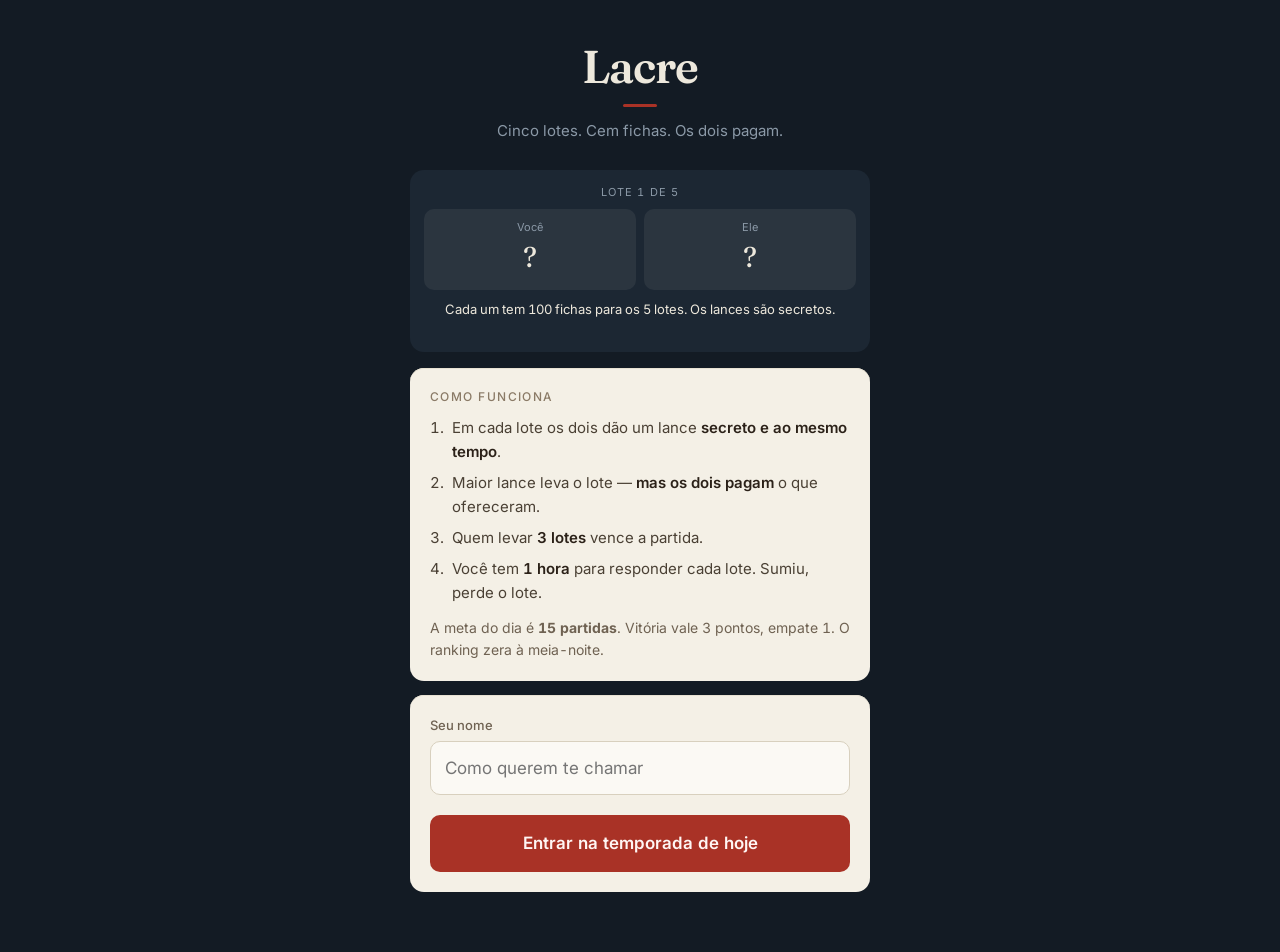
<file: index.html>
<!DOCTYPE html>
<html lang="pt-BR">
<head>
<meta charset="utf-8">
<meta name="viewport" content="width=device-width, initial-scale=1, viewport-fit=cover">
<meta name="theme-color" content="#131B24">
<title>Lacre — leilão às cegas</title>
<meta name="description" content="Cinco lotes, cem fichas, lance lacrado. Os dois pagam.">
<link rel="preconnect" href="https://fonts.googleapis.com">
<link rel="preconnect" href="https://fonts.gstatic.com" crossorigin>
<link href="https://fonts.googleapis.com/css2?family=Fraunces:opsz,wght@9..144,400;9..144,600&family=Inter:wght@400;500;600&display=swap" rel="stylesheet">
<link rel="stylesheet" href="/style.css">
</head>
<body data-tela="inicio">

<main class="palco">

  <!-- INÍCIO -->
  <section class="tela" data-para="inicio">
    <header class="marca">
      <h1>Lacre</h1>
      <p>Cinco lotes. Cem fichas. Os dois pagam.</p>
    </header>

    <div class="demo" data-demo>
      <div class="demo-topo" data-demo-topo>Lote 1 de 5</div>
      <div class="demo-mesa">
        <div class="demo-lado" data-demo-a><small>Você</small><b>?</b></div>
        <div class="demo-lado" data-demo-b><small>Ele</small><b>?</b></div>
      </div>
      <div class="demo-legenda" data-demo-legenda>Cada um tem 100 fichas para os 5 lotes.</div>
    </div>

    <div class="papel">
      <p class="sobrescrito">Como funciona</p>
      <ol class="regras">
        <li>Em cada lote os dois dão um lance <b>secreto e ao mesmo tempo</b>.</li>
        <li>Maior lance leva o lote — <b>mas os dois pagam</b> o que ofereceram.</li>
        <li>Quem levar <b>3 lotes</b> vence a partida.</li>
        <li>Você tem <b>1 hora</b> para responder cada lote. Sumiu, perde o lote.</li>
      </ol>
      <p class="apoio">A meta do dia é <b>15 partidas</b>. Vitória vale 3 pontos, empate 1. O ranking zera à meia-noite.</p>
    </div>

    <div class="papel">
      <label class="campo">
        <span>Seu nome</span>
        <input id="nome" type="text" maxlength="16" placeholder="Como querem te chamar" autocomplete="nickname">
      </label>
      <button id="btn-entrar" class="acao">Entrar na temporada de hoje</button>
    </div>
  </section>

  <!-- PAINEL -->
  <section class="tela" data-para="painel">
    <div class="cabecalho">
      <div>
        <div class="ola" id="painel-nome">—</div>
        <div class="sub" id="painel-tempo">—</div>
      </div>
      <button id="btn-sair" class="mini">Sair</button>
    </div>

    <div id="fecho-ontem"></div>

    <div class="papel">
      <div class="meta-topo">
        <div><span class="sobrescrito">Sua meta de hoje</span></div>
        <div class="meta-num"><b id="meta-feitas">0</b> <span id="meta-total">/ 15</span></div>
      </div>
      <div class="barra"><div class="barra-cheia" id="meta-barra"></div></div>
      <div class="meta-linha">
        <span id="meta-pontos">0 pontos</span>
        <span id="meta-posicao">—</span>
      </div>
      <button id="btn-nova" class="acao">Nova partida</button>
    </div>

    <div id="lista-partidas"></div>

    <div class="bloco">
      <h2>Ranking de hoje</h2>
      <div id="tabela-ranking" class="papel"></div>
    </div>
  </section>

  <!-- MESA -->
  <section class="tela" data-para="mesa">
    <div class="cabecalho">
      <button id="btn-voltar" class="voltar">← Voltar ao painel</button>
      <div class="sub" id="mesa-prazo">—</div>
    </div>

    <div class="placar">
      <div class="lado" id="lado-eu"></div>
      <div class="lote-atual"><span id="lote-num">1</span><small>de 5</small></div>
      <div class="lado" id="lado-ele"></div>
    </div>

    <div class="papel envelope" id="painel-lance">
      <p class="sobrescrito">Seu lance neste lote</p>
      <p class="lance-numero" id="lance-valor">0</p>
      <input id="lance-slider" type="range" min="0" max="100" step="1" value="0" aria-label="Valor do lance">
      <div class="ajustes">
        <button data-passo="-10">−10</button>
        <button data-passo="-1">−1</button>
        <button data-passo="1">+1</button>
        <button data-passo="10">+10</button>
        <button data-passo="tudo">Tudo</button>
      </div>
      <button id="btn-lacrar" class="acao">Lacrar lance</button>
      <p class="apoio">Ninguém vê esse número até os dois lacrarem.</p>
      <p class="dica" id="dica-primeira" hidden>Dar <b>0</b> também é jogada: você entrega o lote e chega mais rico nos próximos. Gastar tudo agora garante este lote e te deixa sem nada depois.</p>
      <details class="lembrete">
        <summary>Como funciona</summary>
        <ol class="regras">
          <li>Maior lance leva o lote, <b>mas os dois pagam</b>.</li>
          <li>Quem levar <b>3 dos 5 lotes</b> vence.</li>
          <li>Empate em lotes decide por <b>fichas guardadas</b>.</li>
          <li>Dar <b>0</b> vale: entrega o lote e guarda fichas.</li>
        </ol>
      </details>
    </div>

    <div class="papel centro" id="painel-lacrado" hidden>
      <div class="selo"><span>lacrado</span></div>
      <p class="apoio">Seu lance está no cofre. <strong id="lacrado-quem">Esperando o adversário.</strong></p>
      <p class="apoio">Não precisa ficar aqui esperando. Se ele sumir, o prazo resolve a seu favor.</p>
      <button id="btn-outras" class="acao">Ver outras partidas</button>
    </div>

    <div class="historico" id="historico"></div>
  </section>

  <!-- REVELAÇÃO -->
  <section class="tela" data-para="revelacao">
    <div class="papel centro">
      <p class="sobrescrito" id="rev-lote">Lote 1</p>

      <div class="revelacao" id="rev-palco">
        <div class="env" id="rev-env-meu">
          <div class="lacre-selo"><span>lacrado</span></div>
          <div class="env-conteudo"><small>Você</small><strong id="rev-meu">0</strong></div>
        </div>
        <div class="env" id="rev-env-dele">
          <div class="lacre-selo"><span>lacrado</span></div>
          <div class="env-conteudo"><small id="rev-nome-dele">Ele</small><strong id="rev-dele">0</strong></div>
        </div>
      </div>

      <p class="veredito surge" id="rev-veredito">—</p>
      <p class="apoio surge">Os dois pagaram o que ofereceram.</p>
      <button id="btn-seguir" class="acao surge">Próximo lote</button>
    </div>
  </section>

  <!-- FIM DA PARTIDA -->
  <section class="tela" data-para="fim">
    <div class="papel centro">
      <p class="veredito grande" id="fim-titulo">—</p>
      <p class="apoio" id="fim-motivo"></p>
      <p class="licao" id="fim-licao" hidden></p>
      <div class="dois-lances">
        <div><small>Seus lotes</small><strong id="fim-meus-lotes">0</strong></div>
        <div><small>Suas fichas</small><strong id="fim-minhas-fichas">0</strong></div>
      </div>
      <button id="btn-outra" class="acao">Jogar outra</button>
      <button id="btn-painel" class="acao vazada">Ver o painel</button>
    </div>
    <div class="historico" id="historico-fim"></div>
  </section>

</main>

<p class="aviso" id="aviso" hidden></p>

<script src="/app.js"></script>
</body>
</html>
</file>
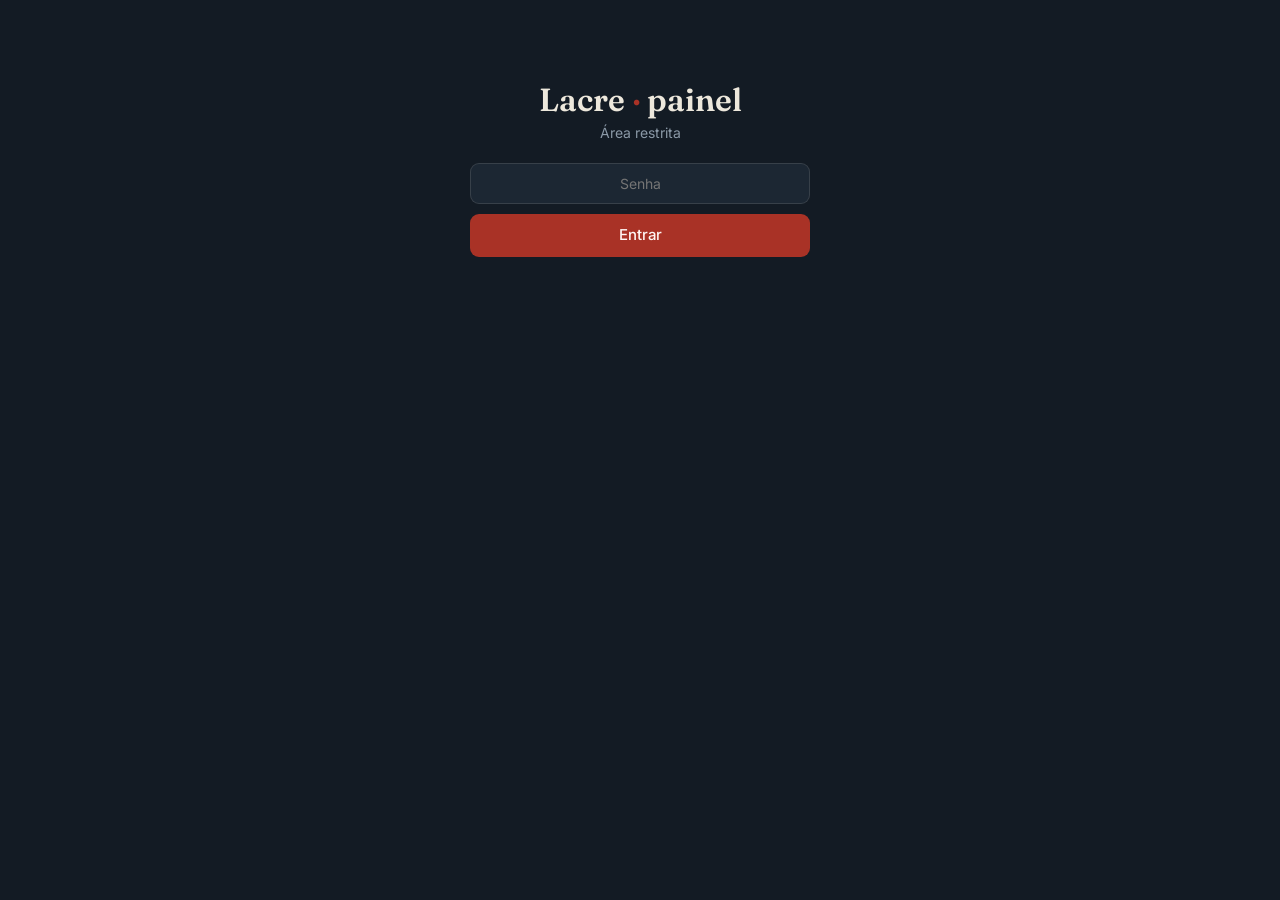
<file: admin.html>
<!DOCTYPE html>
<html lang="pt-BR">
<head>
<meta charset="utf-8">
<meta name="viewport" content="width=device-width, initial-scale=1">
<meta name="robots" content="noindex">
<title>Lacre — painel</title>
<link rel="preconnect" href="https://fonts.googleapis.com">
<link rel="preconnect" href="https://fonts.gstatic.com" crossorigin>
<link href="https://fonts.googleapis.com/css2?family=Fraunces:opsz,wght@9..144,400;9..144,600&family=Inter:wght@400;500;600&display=swap" rel="stylesheet">
<style>
:root {
  --tinta: #131B24; --alta: #1C2733; --papel: #F4F0E6;
  --lacre: #A93226; --latao: #C9A227; --verde: #4CAF7D;
  --claro: #EDE8DC; --fraco: #8B99A7; --linha: rgba(237,232,220,.13);
  --display: 'Fraunces', Georgia, serif; --corpo: 'Inter', system-ui, sans-serif;
}
* { box-sizing: border-box; margin: 0; padding: 0 }
body {
  background: var(--tinta); color: var(--claro); font-family: var(--corpo);
  font-size: 15px; line-height: 1.5; padding: 24px 18px 80px;
  -webkit-font-smoothing: antialiased; font-variant-numeric: tabular-nums;
}
.palco { max-width: 940px; margin: 0 auto }

h1 { font-family: var(--display); font-size: 32px; font-weight: 600; line-height: 1 }
h1 span { color: var(--lacre) }
.topo { display: flex; justify-content: space-between; align-items: flex-end; gap: 16px; flex-wrap: wrap; margin-bottom: 22px }
h2 { font-size: 12px; letter-spacing: .12em; text-transform: uppercase; color: var(--fraco); font-weight: 500; margin: 26px 0 10px }

input, button { font: inherit }
input[type="password"], input[type="date"] {
  background: var(--alta); border: 1px solid var(--linha); color: var(--claro);
  border-radius: 9px; padding: 9px 12px; font-size: 14px;
}
button {
  background: var(--lacre); color: #FFF6F4; border: 0; border-radius: 9px;
  padding: 10px 18px; font-weight: 500; cursor: pointer;
}
button.vazado { background: transparent; border: 1px solid var(--linha); color: var(--fraco) }

.entrada { max-width: 340px; margin: 60px auto; text-align: center }
.entrada h1 { margin-bottom: 6px }
.entrada p { color: var(--fraco); font-size: 14px; margin-bottom: 20px }
.entrada input { width: 100%; margin-bottom: 10px; text-align: center }
.entrada button { width: 100% }
.erro { color: #E8938A; font-size: 14px; margin-top: 10px; min-height: 20px }

.cartoes { display: grid; grid-template-columns: repeat(auto-fit, minmax(150px, 1fr)); gap: 10px }
.cartao { background: var(--alta); border-radius: 13px; padding: 15px 16px }
.cartao .rot { font-size: 12px; color: var(--fraco) }
.cartao .num { font-family: var(--display); font-size: 34px; line-height: 1.1; margin-top: 3px }
.cartao .pe { font-size: 12px; color: var(--fraco); margin-top: 2px }
.cartao.bom .num { color: var(--verde) }
.cartao.alerta .num { color: var(--latao) }
.cartao.ruim .num { color: #E8938A }

.aviso {
  background: rgba(201,162,39,.12); border-left: 3px solid var(--latao);
  border-radius: 10px; padding: 13px 15px; font-size: 14px; line-height: 1.55; margin-top: 12px;
}
.aviso b { color: var(--latao) }

.painel { background: var(--alta); border-radius: 13px; padding: 16px }

.barras { display: flex; flex-direction: column; gap: 9px }
.linha { display: grid; grid-template-columns: 118px 1fr 46px; align-items: center; gap: 10px; font-size: 14px }
.linha .lab { color: var(--claro); overflow: hidden; text-overflow: ellipsis; white-space: nowrap }
.trilha { background: rgba(237,232,220,.08); border-radius: 5px; height: 22px; overflow: hidden }
.cheia { height: 100%; border-radius: 5px; background: var(--lacre); min-width: 2px; transition: width .5s ease }
.cheia.latao { background: var(--latao) }
.cheia.verde { background: var(--verde) }
.linha .val { text-align: right; font-family: var(--display); font-size: 17px }

.horas { display: flex; align-items: flex-end; gap: 3px; height: 120px; margin-top: 6px }
.hora { flex: 1; display: flex; flex-direction: column; justify-content: flex-end; height: 100% }
.hora i { display: block; background: var(--lacre); border-radius: 3px 3px 0 0; min-height: 2px }
.hora.vazia i { background: rgba(237,232,220,.09) }
.horas-eixo { display: flex; gap: 3px; margin-top: 5px; font-size: 10px; color: var(--fraco) }
.horas-eixo span { flex: 1; text-align: center }

table { width: 100%; border-collapse: collapse; font-size: 14px }
th { text-align: left; font-size: 11px; letter-spacing: .08em; text-transform: uppercase; color: var(--fraco); font-weight: 500; padding: 0 6px 9px }
td { padding: 10px 6px; border-top: 1px solid var(--linha) }
td.n { text-align: right; font-family: var(--display); font-size: 17px }
td.nome { font-weight: 500 }
.pilula { display: inline-block; font-size: 11px; padding: 2px 7px; border-radius: 20px; background: rgba(237,232,220,.1); color: var(--fraco) }
.pilula.meta { background: rgba(76,175,125,.18); color: #7BD0A2 }

.vazio { color: var(--fraco); font-size: 14px; padding: 8px 0 }
</style>
</head>
<body>

<div class="palco">
  <div id="entrada" class="entrada">
    <h1>Lacre <span>·</span> painel</h1>
    <p>Área restrita</p>
    <input id="senha" type="password" placeholder="Senha" autocomplete="current-password">
    <button id="btn-entrar">Entrar</button>
    <div class="erro" id="erro"></div>
  </div>

  <div id="conteudo" hidden></div>
</div>

<script>
const $ = (id) => document.getElementById(id);
let senha = sessionStorage.getItem('lacre_admin') || '';
let dia = new Date(Date.now() - 3 * 3600 * 1000).toISOString().slice(0, 10);

function n(x) { return (x === null || x === undefined) ? '—' : x; }

async function carregar() {
  const r = await fetch('/api/admin?senha=' + encodeURIComponent(senha) + '&dia=' + dia);
  const d = await r.json();
  if (!r.ok) throw new Error(d.erro || 'Falhou');
  return d;
}

$('btn-entrar').onclick = async () => {
  senha = $('senha').value.trim();
  $('erro').textContent = '';
  try {
    const d = await carregar();
    sessionStorage.setItem('lacre_admin', senha);
    mostrar(d);
  } catch (e) {
    $('erro').textContent = e.message;
  }
};
$('senha').onkeydown = (e) => { if (e.key === 'Enter') $('btn-entrar').click(); };

function barras(itens, cor) {
  if (!itens.length) return '<p class="vazio">Sem dados.</p>';
  const max = Math.max(...itens.map((i) => i.valor), 1);
  return '<div class="barras">' + itens.map((i) =>
    '<div class="linha"><span class="lab">' + i.rotulo + '</span>' +
    '<span class="trilha"><span class="cheia ' + (cor || '') + '" style="width:' +
    Math.max(2, Math.round((i.valor / max) * 100)) + '%"></span></span>' +
    '<span class="val">' + i.valor + '</span></div>'
  ).join('') + '</div>';
}

function mostrar(d) {
  $('entrada').hidden = true;
  const c = $('conteudo');
  c.hidden = false;

  const r = d.resumo;
  const retornoClasse = r.retorno >= 60 ? 'bom' : r.retorno >= 35 ? 'alerta' : 'ruim';

  let h = '<div class="topo"><div><h1>Lacre <span>·</span> painel</h1>' +
    '<p style="color:var(--fraco);font-size:14px;margin-top:4px">Temporada de ' + d.dia + '</p></div>' +
    '<div style="display:flex;gap:8px;align-items:center">' +
    '<input type="date" id="dia" value="' + d.dia + '">' +
    '<button class="vazado" id="btn-sair">Sair</button></div></div>';

  // Os números que decidem
  h += '<h2>O que aconteceu</h2><div class="cartoes">' +
    cartao('Pessoas', r.pessoas, 'entraram e jogaram') +
    cartao('Partidas', r.partidas, 'concluídas no dia') +
    cartao('Voltaram', r.retorno + '%', r.jogaramMais + ' de ' + r.pessoas + ' jogaram 2 ou mais', retornoClasse) +
    cartao('Jogaram só uma', r.soUma, 'e não voltaram', r.soUma > r.jogaramMais ? 'ruim' : '') +
    cartao('Média', r.media, 'partidas por pessoa') +
    cartao('Bateram a meta', r.completaram, 'chegaram a ' + d.meta) +
    '</div>';

  // Leituras que exigem cálculo
  const avisos = [];
  if (d.concentracao && d.concentracao.pct >= 50) {
    avisos.push('<b>' + d.concentracao.nome + ' esteve em ' + d.concentracao.pct + '% das partidas</b> (' +
      d.concentracao.partidas + ' de ' + r.partidas + '). O movimento do dia dependeu de uma pessoa só — sem ela, quem chegasse encontraria sala vazia.');
  }
  if (r.semPar > 0) {
    avisos.push('<b>' + r.semPar + (r.semPar === 1 ? ' partida ficou' : ' partidas ficaram') + ' sem adversário.</b> Alguém abriu e ninguém apareceu na janela de tempo.');
  }
  if (r.pessoas && r.retorno < 35) {
    avisos.push('<b>Retorno baixo:</b> a maioria jogou uma vez e não voltou. O problema está no começo da experiência, não no tráfego.');
  }
  if (avisos.length) h += '<h2>Leitura</h2>' + avisos.map((a) => '<div class="aviso">' + a + '</div>').join('');

  // Funil
  h += '<h2>Funil do dia</h2><div class="painel">' + barras([
    { rotulo: 'Entraram', valor: d.funil.entrou },
    { rotulo: 'Abriram partida', valor: d.funil.abriu },
    { rotulo: 'Emparelharam', valor: d.funil.pareou },
    { rotulo: 'Terminaram', valor: d.funil.terminou },
  ], 'latao') + '</div>';

  // Movimento por hora
  const max = Math.max(...d.porHora.map((x) => x.total), 1);
  h += '<h2>Movimento por hora</h2><div class="painel"><div class="horas">' +
    d.porHora.map((x) =>
      '<span class="hora' + (x.total ? '' : ' vazia') + '" title="' + x.hora + 'h: ' + x.total + '">' +
      '<i style="height:' + Math.max(2, Math.round((x.total / max) * 100)) + '%"></i></span>'
    ).join('') + '</div><div class="horas-eixo">' +
    d.porHora.map((x) => '<span>' + (x.hora % 6 === 0 ? x.hora + 'h' : '') + '</span>').join('') +
    '</div><p style="color:var(--fraco);font-size:13px;margin-top:10px">Pico é onde vale concentrar o anúncio.</p></div>';

  // Como terminaram
  if (d.fins.length) {
    const nomes = { lotes: 'Decidida nos lotes', fichas: 'Decidida nas fichas', abandono: 'Abandono (prazo estourado)', empate: 'Empate total', 'sem-adversario': 'Sem adversário' };
    h += '<h2>Como as partidas terminaram</h2><div class="painel">' +
      barras(d.fins.map((f) => ({ rotulo: nomes[f.motivo] || f.motivo, valor: f.total })), 'verde') + '</div>';
  }

  // Quem jogou
  h += '<h2>Quem jogou</h2><div class="painel">';
  if (!d.jogadores.length) h += '<p class="vazio">Ninguém pontuou neste dia.</p>';
  else {
    h += '<table><thead><tr><th>Jogador</th><th>Partidas</th><th style="text-align:right">V</th>' +
      '<th style="text-align:right">E</th><th style="text-align:right">D</th><th style="text-align:right">Pontos</th></tr></thead><tbody>';
    for (const j of d.jogadores) {
      h += '<tr><td class="nome">' + j.nome + '</td>' +
        '<td>' + j.partidas + ' <span class="pilula' + (j.partidas >= d.meta ? ' meta' : '') + '">' +
        (j.partidas >= d.meta ? 'meta' : j.partidas === 1 ? 'só uma' : '') + '</span></td>' +
        '<td class="n">' + j.vitorias + '</td><td class="n">' + n(j.empates) + '</td>' +
        '<td class="n">' + n(j.derrotas) + '</td><td class="n">' + j.pontos + '</td></tr>';
    }
    h += '</tbody></table>';
  }
  h += '</div>';

  c.innerHTML = h;

  $('dia').onchange = async (e) => {
    dia = e.target.value;
    try { mostrar(await carregar()); } catch (err) { alert(err.message); }
  };
  $('btn-sair').onclick = () => {
    sessionStorage.removeItem('lacre_admin');
    location.reload();
  };
}

function cartao(rot, num, pe, cls) {
  return '<div class="cartao ' + (cls || '') + '"><div class="rot">' + rot + '</div>' +
    '<div class="num">' + num + '</div><div class="pe">' + pe + '</div></div>';
}

// Se a senha já está na sessão, entra direto.
if (senha) {
  carregar().then(mostrar).catch(() => { sessionStorage.removeItem('lacre_admin'); senha = ''; });
}
</script>
</body>
</html>
</file>
<file: style.css>
/* Lacre — mesa de leilão à noite: madeira escura, papel, cera vermelha, latão. */

:root {
  --tinta:      #131B24;
  --tinta-alta: #1C2733;
  --papel:      #F4F0E6;
  --papel-fund: #E7E1D2;
  --lacre:      #A93226;
  --latao:      #C9A227;
  --claro:      #EDE8DC;
  --fraco:      #8B99A7;
  --linha:      rgba(237,232,220,.14);

  --display: 'Fraunces', Georgia, serif;
  --corpo: 'Inter', system-ui, sans-serif;
}

* { box-sizing: border-box; margin: 0; padding: 0; }

body {
  background: var(--tinta);
  color: var(--claro);
  font-family: var(--corpo);
  font-size: 17px;
  line-height: 1.55;
  -webkit-font-smoothing: antialiased;
  font-variant-numeric: tabular-nums;
  padding: 20px 16px 60px;
  min-height: 100vh;
}

.palco { max-width: 460px; margin: 0 auto; }

.tela { display: none; }
body[data-tela="inicio"]     .tela[data-para="inicio"],
body[data-tela="painel"]     .tela[data-para="painel"],
body[data-tela="mesa"]       .tela[data-para="mesa"],
body[data-tela="revelacao"]  .tela[data-para="revelacao"],
body[data-tela="fim"]        .tela[data-para="fim"] { display: block; }

/* Marca */
.marca { text-align: center; margin: 24px 0 28px; }
.marca h1 {
  font-family: var(--display);
  font-weight: 600;
  font-size: 46px;
  letter-spacing: -.02em;
  line-height: 1;
}
.marca h1::after {
  content: '';
  display: block;
  width: 34px; height: 3px;
  background: var(--lacre);
  margin: 14px auto 0;
  border-radius: 2px;
}
.marca p { color: var(--fraco); font-size: 15px; margin-top: 12px; }

/* Cartão de papel */
.papel {
  background: var(--papel);
  color: #2B2118;
  border-radius: 14px;
  padding: 20px;
  box-shadow: 0 1px 0 var(--papel-fund) inset;
}
.papel.centro { text-align: center; }
.papel + .papel { margin-top: 14px; }

.sobrescrito {
  font-size: 12px;
  letter-spacing: .12em;
  text-transform: uppercase;
  color: #8A7A66;
  font-weight: 500;
}
.apoio { font-size: 14px; color: #6F6252; margin-top: 12px; }
.apoio strong { color: #2B2118; font-weight: 600; }

/* Campos */
.campo { display: block; border: 0; margin-bottom: 16px; }
.campo > span, .campo legend {
  display: block;
  font-size: 13px;
  font-weight: 500;
  color: #6F6252;
  margin-bottom: 6px;
}
input[type="text"] {
  width: 100%;
  font: inherit;
  font-size: 17px;
  padding: 13px 14px;
  border: 1.5px solid #D8D0BE;
  border-radius: 10px;
  background: #FBF9F4;
  color: #2B2118;
}
input[type="text"]:focus { outline: 2px solid var(--lacre); outline-offset: 1px; border-color: transparent; }
.codigo-input {
  text-transform: uppercase;
  letter-spacing: .32em;
  text-align: center;
  font-family: var(--display);
  font-size: 26px;
}

.opcoes { display: grid; grid-template-columns: 1fr 1fr; gap: 8px; }
.opcoes label { position: relative; display: block; cursor: pointer; }
.opcoes input { position: absolute; opacity: 0; }
.opcoes span {
  display: block;
  padding: 11px 10px;
  border: 1.5px solid #D8D0BE;
  border-radius: 10px;
  font-size: 15px;
  font-weight: 500;
  text-align: center;
}
.opcoes small { display: block; font-weight: 400; font-size: 12px; color: #8A7A66; }
.opcoes input:checked + span { border-color: var(--lacre); background: #FBEEEC; }
.opcoes input:focus-visible + span { outline: 2px solid var(--lacre); outline-offset: 2px; }

/* Botões */
.acao {
  width: 100%;
  font: inherit;
  font-weight: 600;
  font-size: 17px;
  padding: 15px;
  border: 0;
  border-radius: 10px;
  background: var(--lacre);
  color: #FFF6F4;
  cursor: pointer;
  margin-top: 4px;
}
.acao:active { transform: scale(.99); }
.acao.vazada { background: transparent; color: #2B2118; border: 1.5px solid #D8D0BE; }
.acao:disabled { opacity: .45; cursor: default; }

.divisor { display: flex; align-items: center; gap: 12px; margin: 22px 0 16px; }
.divisor::before, .divisor::after { content: ''; flex: 1; height: 1px; background: #DED6C4; }
.divisor span { font-size: 12px; color: #8A7A66; }

.regra-curta {
  color: var(--fraco);
  font-size: 14px;
  line-height: 1.65;
  margin-top: 22px;
  text-align: center;
}

/* Código da sala */
.codigo-grande {
  font-family: var(--display);
  font-size: 62px;
  letter-spacing: .16em;
  line-height: 1.1;
  margin: 8px 0 4px;
  color: var(--lacre);
}
.pulsando { animation: respira 2.4s ease-in-out infinite; }
@keyframes respira { 0%,100% { opacity: .5 } 50% { opacity: 1 } }

.regras {
  text-align: left;
  margin: 10px 0 0 18px;
  font-size: 15px;
  line-height: 1.6;
  color: #4A4034;
}
.regras li { margin-bottom: 7px; padding-left: 4px; }
.regras b { color: #2B2118; font-weight: 600; }

.lembrete { margin-top: 14px; text-align: left; }
.lembrete summary {
  cursor: pointer;
  font-size: 13px;
  color: #8A7A66;
  text-align: center;
  list-style: none;
}
.lembrete summary::-webkit-details-marker { display: none; }
.lembrete summary::after { content: ' ▾'; }
.lembrete[open] summary::after { content: ' ▴'; }
.lembrete .regras { font-size: 14px; }
.apoio.centro { text-align: center; }

/* Placar da mesa */
.placar {
  display: grid;
  grid-template-columns: 1fr auto 1fr;
  gap: 10px;
  align-items: center;
  margin-bottom: 16px;
}
.lado {
  background: var(--tinta-alta);
  border-radius: 12px;
  padding: 11px 13px;
}
.lado .quem { font-size: 12px; color: var(--fraco); }
.lado .fichas { font-family: var(--display); font-size: 27px; line-height: 1.15; }
.lado .abaixo { font-size: 12px; color: var(--fraco); }
.lado .abaixo b { color: var(--latao); font-weight: 500; }
.lado.baixo .abaixo b { color: var(--lacre); }
.lote-atual { text-align: center; color: var(--fraco); }
.lote-atual span { display: block; font-family: var(--display); font-size: 26px; color: var(--claro); }
.lote-atual small { font-size: 11px; }

.presenca {
  font-size: 11px;
  color: var(--fraco);
  margin-top: 3px;
  display: flex;
  align-items: center;
  gap: 5px;
}
.ponto {
  width: 6px; height: 6px;
  border-radius: 50%;
  background: var(--fraco);
  display: inline-block;
}
.ponto.on { background: #4CAF7D; }

/* Envelope do lance */
.envelope { text-align: center; }
.lance-numero {
  font-family: var(--display);
  font-size: 68px;
  line-height: 1.05;
  margin: 2px 0 10px;
}
input[type="range"] {
  width: 100%;
  -webkit-appearance: none;
  appearance: none;
  background: transparent;
  margin: 6px 0 14px;
}
input[type="range"]::-webkit-slider-runnable-track { height: 5px; background: #DED6C4; border-radius: 3px; }
input[type="range"]::-moz-range-track { height: 5px; background: #DED6C4; border-radius: 3px; }
input[type="range"]::-webkit-slider-thumb {
  -webkit-appearance: none;
  width: 30px; height: 30px;
  margin-top: -13px;
  border-radius: 50%;
  background: var(--lacre);
  border: 3px solid var(--papel);
}
input[type="range"]::-moz-range-thumb {
  width: 26px; height: 26px;
  border-radius: 50%;
  background: var(--lacre);
  border: 3px solid var(--papel);
}

.ajustes { display: flex; gap: 6px; margin-bottom: 14px; }
.ajustes button {
  flex: 1;
  font: inherit;
  font-size: 14px;
  font-weight: 500;
  padding: 10px 2px;
  border: 1.5px solid #D8D0BE;
  border-radius: 9px;
  background: #FBF9F4;
  color: #2B2118;
  cursor: pointer;
}
.ajustes button:active { background: #EFE9DA; }

/* Selo de cera — o momento assinatura */
.selo {
  width: 108px; height: 108px;
  margin: 6px auto 14px;
  border-radius: 50%;
  background: var(--lacre);
  display: grid;
  place-items: center;
  box-shadow: 0 0 0 6px rgba(169,50,38,.16);
  animation: carimba .45s cubic-bezier(.2,1.4,.4,1) both;
}
.selo span {
  font-family: var(--display);
  font-size: 17px;
  color: #FFF0EE;
  letter-spacing: .08em;
  text-transform: lowercase;
}
@keyframes carimba {
  from { transform: scale(1.7) rotate(-9deg); opacity: 0 }
  to   { transform: scale(1) rotate(-4deg); opacity: 1 }
}

/* Revelação */
.veredito {
  font-family: var(--display);
  font-size: 30px;
  line-height: 1.2;
  margin: 8px 0 4px;
}
.veredito.grande { font-size: 36px; }
.veredito.ganhei { color: #1E7A4D; }
.veredito.perdi { color: var(--lacre); }
.dois-lances {
  display: grid;
  grid-template-columns: 1fr 1fr;
  gap: 10px;
  margin: 18px 0 4px;
}
.dois-lances div { background: #EDE6D6; border-radius: 10px; padding: 12px 8px; }
.dois-lances small { display: block; font-size: 12px; color: #6F6252; }
.dois-lances strong { font-family: var(--display); font-size: 30px; font-weight: 400; }

/* Revelação: o clímax do jogo. Os selos rompem em sequência. */
.revelacao {
  display: grid;
  grid-template-columns: 1fr 1fr;
  gap: 12px;
  margin: 16px 0 6px;
}
.env {
  position: relative;
  background: #EDE6D6;
  border-radius: 12px;
  padding: 18px 8px;
  min-height: 104px;
  display: grid;
  place-items: center;
  overflow: hidden;
}
.env-conteudo { opacity: 0; transform: scale(.86); }
.env small { display: block; font-size: 12px; color: #6F6252; margin-bottom: 2px; }
.env strong {
  font-family: var(--display);
  font-size: 40px;
  font-weight: 400;
  line-height: 1;
}
.lacre-selo {
  position: absolute;
  inset: 0;
  display: grid;
  place-items: center;
  background: #EDE6D6;
}
.lacre-selo span {
  width: 62px; height: 62px;
  border-radius: 50%;
  background: var(--lacre);
  color: #FFF0EE;
  font-family: var(--display);
  font-size: 12px;
  letter-spacing: .06em;
  display: grid;
  place-items: center;
  transform: rotate(-4deg);
}
.env.venceu { background: #DCEBDF; }
.env.venceu strong { color: #1E7A4D; }

/* A animação só roda quando a classe abrir é aplicada. */
.revelacao.abrir .lacre-selo { animation: rompe .5s ease-in forwards; }
.revelacao.abrir #rev-env-meu .lacre-selo { animation-delay: .25s; }
.revelacao.abrir #rev-env-dele .lacre-selo { animation-delay: .75s; }
.revelacao.abrir .env-conteudo { animation: revela .45s cubic-bezier(.2,1.3,.4,1) forwards; }
.revelacao.abrir #rev-env-meu .env-conteudo { animation-delay: .5s; }
.revelacao.abrir #rev-env-dele .env-conteudo { animation-delay: 1s; }

@keyframes rompe {
  0%   { opacity: 1; transform: scale(1) }
  55%  { opacity: 1; transform: scale(1.06) rotate(3deg) }
  100% { opacity: 0; transform: scale(1.5) rotate(-8deg) }
}
@keyframes revela {
  from { opacity: 0; transform: scale(.86) }
  to   { opacity: 1; transform: scale(1) }
}

.surge { opacity: 0; }
.revelou .surge { animation: sobe .4s ease-out forwards; animation-delay: 1.45s; }

@keyframes sobe {
  from { opacity: 0; transform: translateY(6px) }
  to   { opacity: 1; transform: none }
}

/* Demonstração de dez segundos */
.demo {
  background: var(--tinta-alta);
  border-radius: 14px;
  padding: 14px;
  margin-bottom: 16px;
}
.demo-legenda {
  font-size: 13px;
  color: var(--claro);
  text-align: center;
  min-height: 38px;
  line-height: 1.45;
}
.demo-mesa { display: grid; grid-template-columns: 1fr 1fr; gap: 8px; margin-bottom: 10px; }
.demo-lado {
  background: rgba(237,232,220,.07);
  border-radius: 10px;
  padding: 10px 6px;
  text-align: center;
  transition: background .35s ease;
}
.demo-lado.ganhou { background: rgba(76,175,125,.18); }
.demo-lado small { display: block; font-size: 11px; color: var(--fraco); }
.demo-lado b {
  font-family: var(--display);
  font-size: 28px;
  font-weight: 400;
  color: var(--claro);
}
.demo-lado.ganhou b { color: #7BD0A2; }
.demo-topo {
  font-size: 11px;
  letter-spacing: .1em;
  text-transform: uppercase;
  color: var(--fraco);
  text-align: center;
  margin-bottom: 8px;
}

.dica {
  background: #FBEEEC;
  border-left: 3px solid var(--lacre);
  border-radius: 8px;
  padding: 10px 12px;
  font-size: 13px;
  color: #6F4A44;
  margin-top: 12px;
  text-align: left;
}

/* Histórico */
.historico { margin-top: 20px; }
.historico h2 {
  font-size: 12px;
  letter-spacing: .12em;
  text-transform: uppercase;
  color: var(--fraco);
  font-weight: 500;
  margin-bottom: 8px;
}
.historico ul { list-style: none; background: var(--tinta-alta); border-radius: 12px; padding: 4px 14px; }
.historico li {
  display: flex;
  justify-content: space-between;
  padding: 11px 0;
  font-size: 15px;
  border-bottom: 1px solid var(--linha);
}
.historico li:last-child { border-bottom: 0; }
.historico .rotulo { color: var(--fraco); }
.historico .venci b { color: var(--latao); }
.historico .perdi b { color: var(--lacre); }

.aviso {
  position: sticky;
  bottom: 12px;
  max-width: 460px;
  margin: 16px auto 0;
  background: var(--lacre);
  color: #FFF6F4;
  padding: 12px 16px;
  border-radius: 10px;
  font-size: 15px;
  text-align: center;
}

@media (prefers-reduced-motion: reduce) {
  *, *::before, *::after { animation: none !important; transition: none !important; }
}


/* --- Painel da temporada --- */
.cabecalho {
  display: flex;
  justify-content: space-between;
  align-items: flex-start;
  margin: 4px 0 16px;
  gap: 12px;
}
.ola { font-family: var(--display); font-size: 24px; line-height: 1.1; }
.sub { font-size: 13px; color: var(--fraco); margin-top: 3px; }
.mini {
  font: inherit;
  font-size: 13px;
  padding: 7px 12px;
  border: 1px solid var(--linha);
  border-radius: 8px;
  background: transparent;
  color: var(--fraco);
  cursor: pointer;
  white-space: nowrap;
}

.meta-topo { display: flex; justify-content: space-between; align-items: baseline; }
.meta-num { font-family: var(--display); font-size: 15px; color: #6F6252; }
.meta-num b { font-size: 30px; color: #2B2118; font-weight: 400; }
.barra {
  height: 8px;
  background: #DED6C4;
  border-radius: 4px;
  overflow: hidden;
  margin: 10px 0 8px;
}
.barra-cheia {
  height: 100%;
  width: 0;
  background: var(--lacre);
  border-radius: 4px;
  transition: width .5s ease;
}
.meta-linha {
  display: flex;
  justify-content: space-between;
  font-size: 13px;
  color: #6F6252;
  margin-bottom: 14px;
}

.bloco { margin-top: 22px; }
.bloco h2 {
  font-size: 12px;
  letter-spacing: .12em;
  text-transform: uppercase;
  color: var(--fraco);
  font-weight: 500;
  margin-bottom: 8px;
}
.chamada {
  background: var(--lacre);
  color: #FFF0EE;
  border-radius: 10px;
  padding: 9px 13px;
  font-size: 14px;
  font-weight: 500;
  margin-bottom: 8px;
}

.cartoes { display: flex; flex-direction: column; gap: 8px; }
.cartao {
  width: 100%;
  display: flex;
  justify-content: space-between;
  align-items: center;
  gap: 10px;
  text-align: left;
  font: inherit;
  background: var(--tinta-alta);
  border: 1px solid transparent;
  border-radius: 12px;
  padding: 12px 14px;
  color: var(--claro);
  cursor: pointer;
}
.cartao.vez { border-color: rgba(169,50,38,.65); background: rgba(169,50,38,.14); }
.cartao.aguardando { opacity: .6; cursor: default; }
.cartao-nome { font-size: 15px; font-weight: 500; }
.cartao-sub { font-size: 12px; color: var(--fraco); margin-top: 2px; }
.cartao-acao { font-size: 12px; color: #E8938A; font-weight: 500; white-space: nowrap; }
.cartao-espera { font-size: 12px; color: var(--fraco); white-space: nowrap; }

.rank { width: 100%; border-collapse: collapse; font-size: 15px; }
.rank td { padding: 9px 4px; border-bottom: 1px solid #DED6C4; color: #2B2118; }
.rank tr:last-child td { border-bottom: 0; }
.rank .pos { width: 28px; color: #8A7A66; font-size: 13px; }
.rank .nome { font-weight: 500; }
.rank .jogos { text-align: right; color: #8A7A66; font-size: 13px; }
.rank .pts {
  text-align: right;
  width: 40px;
  font-family: var(--display);
  font-size: 19px;
}
.rank tr.sou td { background: #FBEEEC; }
.rank tr.sou .nome::after { content: ' · você'; color: var(--lacre); font-size: 12px; font-weight: 400; }

/* --- Urgência: o relógio precisa gritar quando aperta --- */
.cartao.atencao { border-color: rgba(201,162,39,.55); }
.cartao.atencao .cartao-acao,
.cartao.atencao .cartao-espera { color: var(--latao); font-weight: 500; }

.cartao.critico {
  border-color: rgba(169,50,38,.9);
  background: rgba(169,50,38,.2);
  animation: bate 1.6s ease-in-out infinite;
}
.cartao.critico .cartao-acao,
.cartao.critico .cartao-espera {
  color: #F0A79E;
  font-weight: 600;
  font-variant-numeric: tabular-nums;
}

@keyframes bate {
  0%, 100% { box-shadow: 0 0 0 0 rgba(169,50,38,0) }
  50%      { box-shadow: 0 0 0 4px rgba(169,50,38,.28) }
}

.prazo { font-variant-numeric: tabular-nums; }
.prazo.atencao { color: var(--latao); font-weight: 500; }
.prazo.critico {
  color: #F0A79E;
  font-weight: 600;
  animation: pisca 1.4s ease-in-out infinite;
}
@keyframes pisca {
  0%, 100% { opacity: 1 }
  50%      { opacity: .45 }
}

@media (prefers-reduced-motion: reduce) {
  .cartao.critico, .prazo.critico { animation: none }
}

/* Voltar precisa parecer botão, não legenda */
.voltar {
  font: inherit;
  font-size: 14px;
  font-weight: 500;
  padding: 10px 16px;
  border: 1px solid var(--linha);
  border-radius: 10px;
  background: var(--tinta-alta);
  color: var(--claro);
  cursor: pointer;
}
.voltar:active { transform: scale(.98); }

/* --- Avatar por iniciais --- */
.avatar {
  display: inline-grid;
  place-items: center;
  width: 34px; height: 34px;
  border-radius: 50%;
  color: #F6F1E6;
  font-size: 13px;
  font-weight: 600;
  letter-spacing: .02em;
  flex: none;
}
.avatar.p { width: 28px; height: 28px; font-size: 11px; }

.cartao-topo { display: flex; align-items: center; gap: 9px; }
.cartao-nome { font-size: 15px; font-weight: 500; }
.serie { color: var(--latao); font-weight: 500; }

.lado .quem {
  display: flex;
  align-items: center;
  gap: 7px;
  font-size: 12px;
  color: var(--fraco);
  margin-bottom: 4px;
}
.lado .quem span {
  overflow: hidden;
  text-overflow: ellipsis;
  white-space: nowrap;
}

.rank .ava { width: 34px; }

/* A lição: o que de fato decidiu a partida */
.licao {
  background: #EDE6D6;
  border-left: 3px solid var(--latao);
  border-radius: 8px;
  padding: 11px 13px;
  font-size: 14px;
  line-height: 1.5;
  color: #5A4C3A;
  text-align: left;
  margin-top: 12px;
}

/* Subiu de posição */
.subiu {
  background: #DCEBDF;
  color: #1E7A4D;
  border-radius: 9px;
  padding: 9px 12px;
  font-size: 14px;
  font-weight: 500;
  margin-bottom: 10px;
  animation: entra .4s ease-out both;
}
@keyframes entra {
  from { opacity: 0; transform: translateY(-4px) }
  to   { opacity: 1; transform: none }
}

/* --- Fecho da temporada anterior --- */
.ontem { border-left: 3px solid var(--latao); }
.ontem-topo {
  display: flex;
  justify-content: space-between;
  align-items: center;
  margin-bottom: 10px;
}
.fechar {
  font: inherit;
  font-size: 22px;
  line-height: 1;
  padding: 0 4px;
  border: 0;
  background: transparent;
  color: #8A7A66;
  cursor: pointer;
}
.podio { display: flex; flex-direction: column; gap: 7px; }
.podio-linha {
  display: flex;
  align-items: center;
  gap: 9px;
  padding: 7px 9px;
  border-radius: 9px;
  background: #EDE6D6;
}
.podio-linha.sou { background: #FBEEEC; }
.podio-pos {
  font-family: var(--display);
  font-size: 16px;
  color: #8A7A66;
  width: 22px;
  flex: none;
}
.podio-linha:first-child .podio-pos { color: var(--latao); }
.podio-nome {
  flex: 1;
  font-size: 15px;
  font-weight: 500;
  overflow: hidden;
  text-overflow: ellipsis;
  white-space: nowrap;
}
.podio-pts {
  font-family: var(--display);
  font-size: 20px;
  color: #2B2118;
}
.ontem-eu { margin-top: 12px; }
</file>
